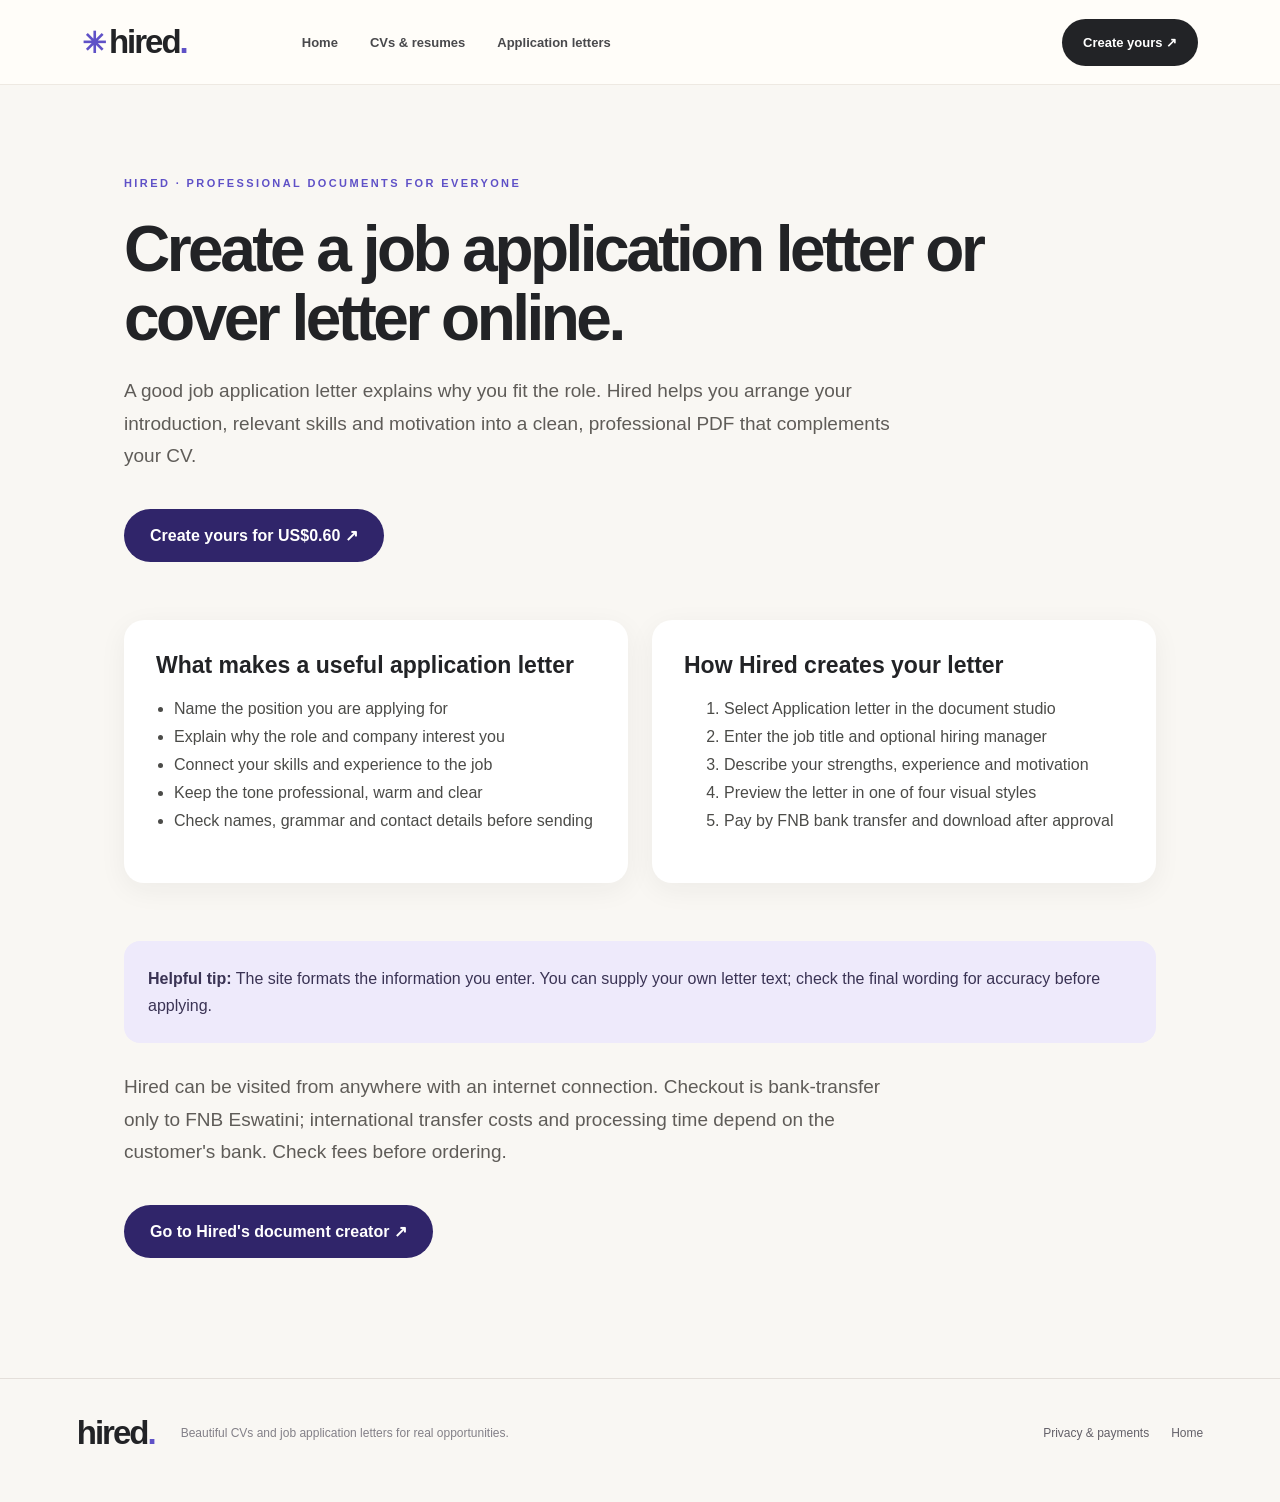
<file: static/application-letter-maker.html>
<!doctype html>
<html lang="en"><head><meta charset="utf-8"><meta name="viewport" content="width=device-width,initial-scale=1">
<meta name="theme-color" content="#f9f7f3"><meta name="description" content="Create a polished job application letter or cover letter online for US$0.60. Customise your role, strengths and motivation, then download your PDF after bank payment.">
<meta property="og:type" content="website"><meta property="og:title" content="Job Application Letter & Cover Letter Maker Online | Hired"><meta property="og:site_name" content="Hired">
<!--HIRED_CANONICAL--><title>Job Application Letter & Cover Letter Maker Online | Hired</title><link rel="stylesheet" href="/static/style.css"><link rel="stylesheet" href="/static/discover.css"></head>
<body><header class="header"><a class="wordmark" href="/" aria-label="Hired home"><span class="logo-shape">✳</span>hired<span class="brand-period">.</span></a><nav aria-label="Main navigation"><a href="/">Home</a><a href="/resume-builder">CVs &amp; resumes</a><a href="/application-letter-maker">Application letters</a></nav><div class="nav-right"><a class="nav-cta" href="/#studio">Create yours ↗</a></div></header>
<main class="discover"><span class="overline">HIRED · PROFESSIONAL DOCUMENTS FOR EVERYONE</span><h1>Create a job application letter or cover letter online.</h1><p class="lead">A good job application letter explains why you fit the role. Hired helps you arrange your introduction, relevant skills and motivation into a clean, professional PDF that complements your CV.</p>
<a class="action" href="/#studio">Create yours for US$0.60 ↗</a>
<div class="guide"><article><h2>What makes a useful application letter</h2><ul><li>Name the position you are applying for</li>
<li>Explain why the role and company interest you</li>
<li>Connect your skills and experience to the job</li>
<li>Keep the tone professional, warm and clear</li>
<li>Check names, grammar and contact details before sending</li></ul></article><article><h2>How Hired creates your letter</h2><ol><li>Select Application letter in the document studio</li>
<li>Enter the job title and optional hiring manager</li>
<li>Describe your strengths, experience and motivation</li>
<li>Preview the letter in one of four visual styles</li>
<li>Pay by FNB bank transfer and download after approval</li></ol></article></div>
<div class="hint"><strong>Helpful tip:</strong> The site formats the information you enter. You can supply your own letter text; check the final wording for accuracy before applying.</div>
<p class="lead">Hired can be visited from anywhere with an internet connection. Checkout is bank-transfer only to FNB Eswatini; international transfer costs and processing time depend on the customer's bank. Check fees before ordering.</p>
<a class="action" href="/#studio">Go to Hired's document creator ↗</a></main>
<footer><a class="wordmark" href="/">hired<span class="brand-period">.</span></a><p>Beautiful CVs and job application letters for real opportunities.</p><div><a href="/privacy">Privacy &amp; payments</a><a href="/">Home</a></div></footer></body></html>
</file>
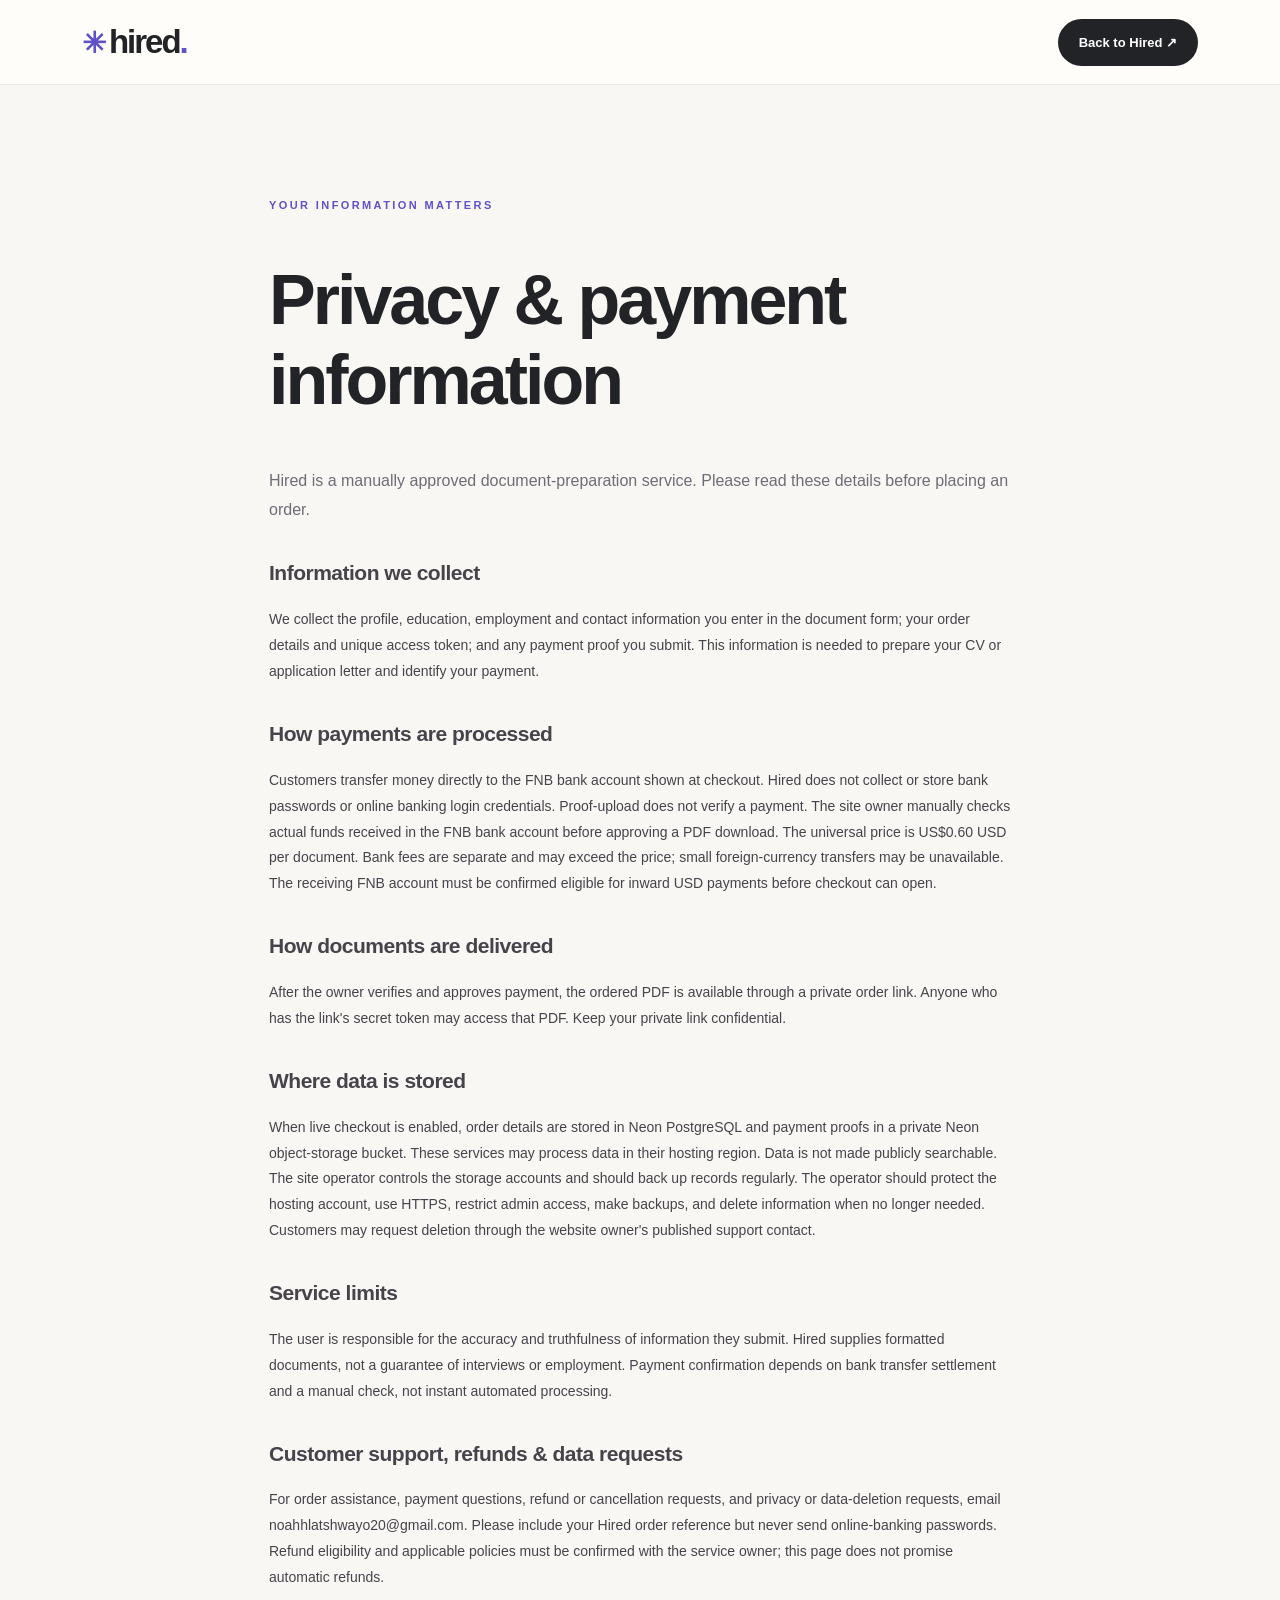
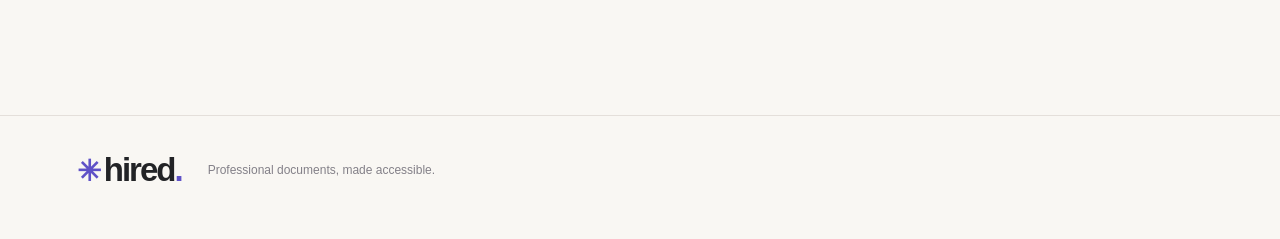
<file: static/privacy.html>
<!doctype html><html lang="en"><head><meta charset="utf-8"><meta name="viewport" content="width=device-width, initial-scale=1"><meta name="robots" content="noindex"><title>Privacy & Payments — Hired</title><link rel="stylesheet" href="/static/style.css"><link rel="stylesheet" href="/static/privacy.css"></head><body><header class="header"><a class="wordmark" href="/"><span class="logo-shape">✳</span>hired<span class="brand-period">.</span></a><div class="nav-right"><a class="nav-cta" href="/">Back to Hired ↗</a></div></header><main class="section privacy-section"><span class="overline">YOUR INFORMATION MATTERS</span><h1 class="privacy-title">Privacy & payment information</h1><p class="privacy-lead">Hired is a manually approved document-preparation service. Please read these details before placing an order.</p><div class="privacy-copy"><h2>Information we collect</h2><p>We collect the profile, education, employment and contact information you enter in the document form; your order details and unique access token; and any payment proof you submit. This information is needed to prepare your CV or application letter and identify your payment.</p><h2>How payments are processed</h2><p>Customers transfer money directly to the FNB bank account shown at checkout. Hired does not collect or store bank passwords or online banking login credentials. Proof-upload does not verify a payment. The site owner manually checks actual funds received in the FNB bank account before approving a PDF download. The universal price is US$0.60 USD per document. Bank fees are separate and may exceed the price; small foreign-currency transfers may be unavailable. The receiving FNB account must be confirmed eligible for inward USD payments before checkout can open.</p><h2>How documents are delivered</h2><p>After the owner verifies and approves payment, the ordered PDF is available through a private order link. Anyone who has the link's secret token may access that PDF. Keep your private link confidential.</p><h2>Where data is stored</h2><p>When live checkout is enabled, order details are stored in Neon PostgreSQL and payment proofs in a private Neon object-storage bucket. These services may process data in their hosting region. Data is not made publicly searchable. The site operator controls the storage accounts and should back up records regularly. The operator should protect the hosting account, use HTTPS, restrict admin access, make backups, and delete information when no longer needed. Customers may request deletion through the website owner's published support contact.</p><h2>Service limits</h2><p>The user is responsible for the accuracy and truthfulness of information they submit. Hired supplies formatted documents, not a guarantee of interviews or employment. Payment confirmation depends on bank transfer settlement and a manual check, not instant automated processing.</p><h2>Customer support, refunds &amp; data requests</h2><p>For order assistance, payment questions, refund or cancellation requests, and privacy or data-deletion requests, email <a href="mailto:noahhlatshwayo20@gmail.com">noahhlatshwayo20@gmail.com</a>. Please include your Hired order reference but never send online-banking passwords. Refund eligibility and applicable policies must be confirmed with the service owner; this page does not promise automatic refunds.</p></div></main><footer><a class="wordmark" href="/"><span class="logo-shape">✳</span>hired<span class="brand-period">.</span></a><p>Professional documents, made accessible.</p></footer></body></html>
</file>
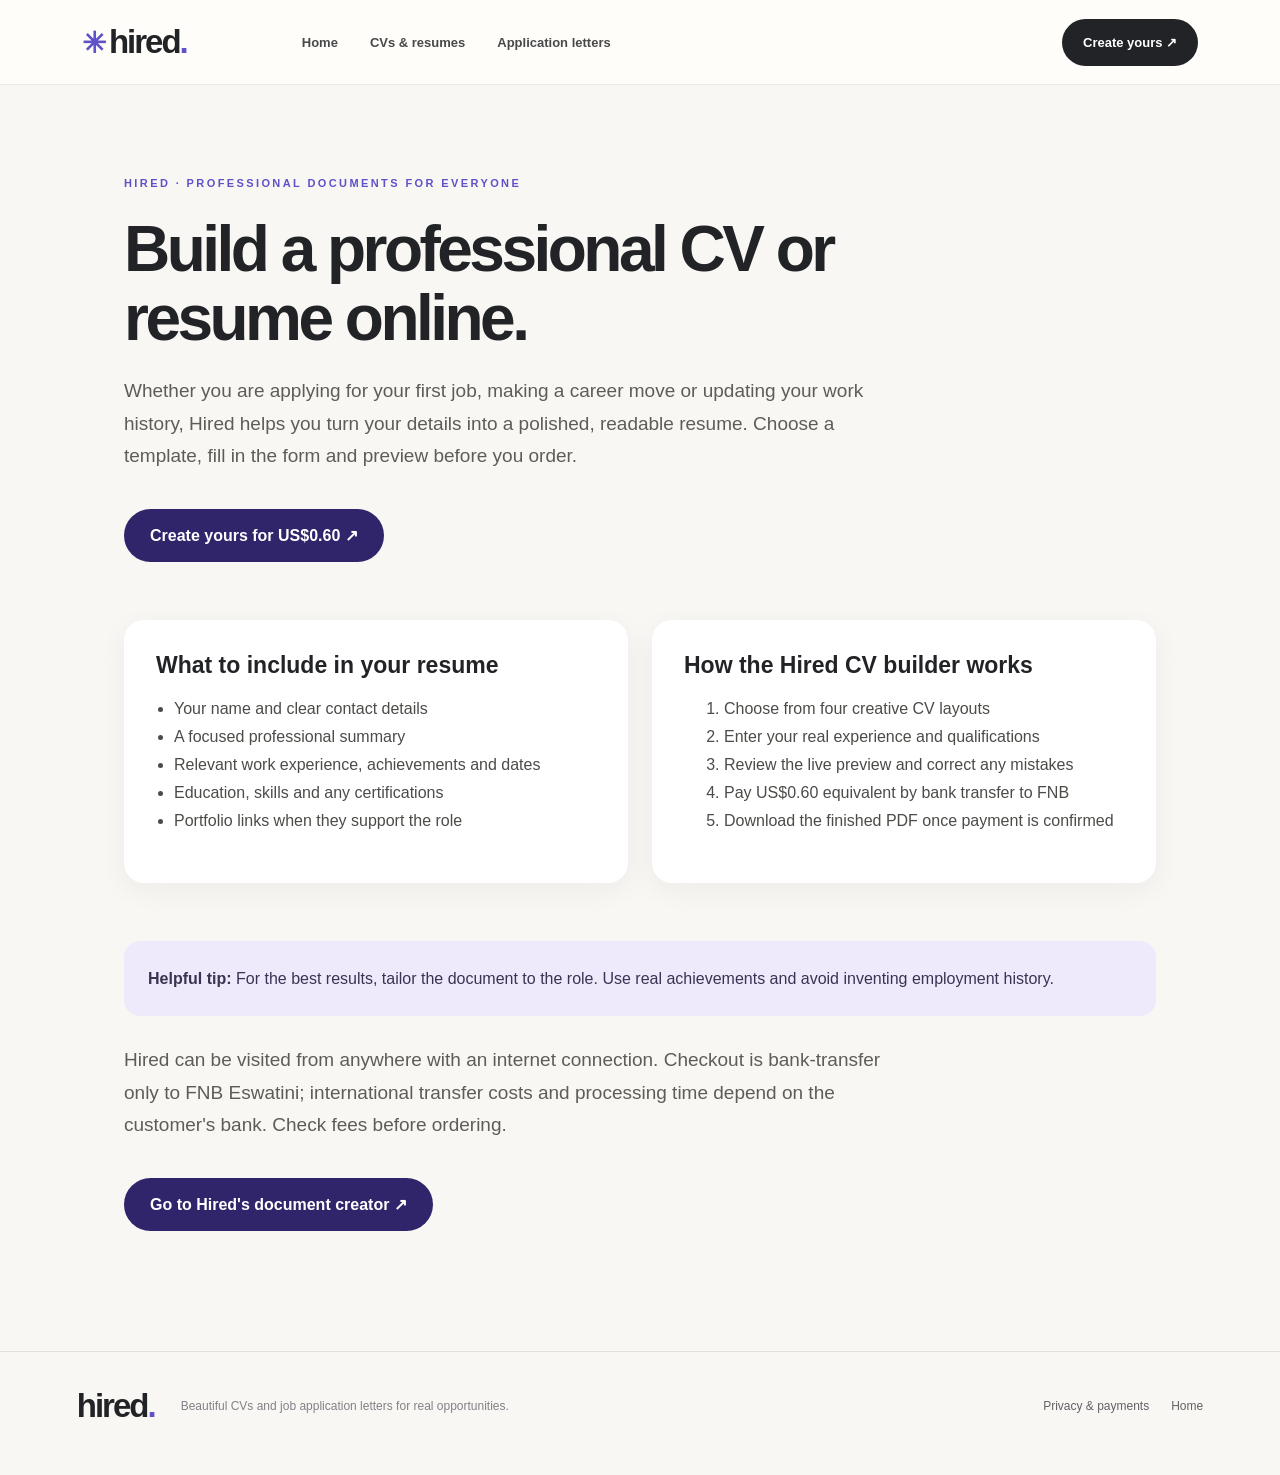
<file: static/resume-builder.html>
<!doctype html>
<html lang="en"><head><meta charset="utf-8"><meta name="viewport" content="width=device-width,initial-scale=1">
<meta name="theme-color" content="#f9f7f3"><meta name="description" content="Make a professional CV or resume online for US$0.60. Four creative templates, education, skills and experience sections, PDF download after bank payment.">
<meta property="og:type" content="website"><meta property="og:title" content="Online CV & Resume Builder | Professional Resume Templates | Hired"><meta property="og:site_name" content="Hired">
<!--HIRED_CANONICAL--><title>Online CV & Resume Builder | Professional Resume Templates | Hired</title><link rel="stylesheet" href="/static/style.css"><link rel="stylesheet" href="/static/discover.css"></head>
<body><header class="header"><a class="wordmark" href="/" aria-label="Hired home"><span class="logo-shape">✳</span>hired<span class="brand-period">.</span></a><nav aria-label="Main navigation"><a href="/">Home</a><a href="/resume-builder">CVs &amp; resumes</a><a href="/application-letter-maker">Application letters</a></nav><div class="nav-right"><a class="nav-cta" href="/#studio">Create yours ↗</a></div></header>
<main class="discover"><span class="overline">HIRED · PROFESSIONAL DOCUMENTS FOR EVERYONE</span><h1>Build a professional CV or resume online.</h1><p class="lead">Whether you are applying for your first job, making a career move or updating your work history, Hired helps you turn your details into a polished, readable resume. Choose a template, fill in the form and preview before you order.</p>
<a class="action" href="/#studio">Create yours for US$0.60 ↗</a>
<div class="guide"><article><h2>What to include in your resume</h2><ul><li>Your name and clear contact details</li>
<li>A focused professional summary</li>
<li>Relevant work experience, achievements and dates</li>
<li>Education, skills and any certifications</li>
<li>Portfolio links when they support the role</li></ul></article><article><h2>How the Hired CV builder works</h2><ol><li>Choose from four creative CV layouts</li>
<li>Enter your real experience and qualifications</li>
<li>Review the live preview and correct any mistakes</li>
<li>Pay US$0.60 equivalent by bank transfer to FNB</li>
<li>Download the finished PDF once payment is confirmed</li></ol></article></div>
<div class="hint"><strong>Helpful tip:</strong> For the best results, tailor the document to the role. Use real achievements and avoid inventing employment history.</div>
<p class="lead">Hired can be visited from anywhere with an internet connection. Checkout is bank-transfer only to FNB Eswatini; international transfer costs and processing time depend on the customer's bank. Check fees before ordering.</p>
<a class="action" href="/#studio">Go to Hired's document creator ↗</a></main>
<footer><a class="wordmark" href="/">hired<span class="brand-period">.</span></a><p>Beautiful CVs and job application letters for real opportunities.</p><div><a href="/privacy">Privacy &amp; payments</a><a href="/">Home</a></div></footer></body></html>
</file>
<file: static/style.css>
:root{--ink:#222326;--muted:#707276;--cream:#f9f7f3;--purple:#5f51c7;--softpurple:#f0ebfe;--line:#e5e0d9;--orange:#eecab2}*{box-sizing:border-box}html{scroll-behavior:smooth}body{margin:0;background:var(--cream);color:var(--ink);font-family:Inter,"Segoe UI",Arial,sans-serif;-webkit-font-smoothing:antialiased}button,input,textarea{font:inherit}button{cursor:pointer}a{color:inherit;text-decoration:none}[hidden]{display:none!important}::selection{background:#e5ddff}.header{height:85px;padding:0 max(6.4%,calc((100vw - 1400px)/2));display:flex;align-items:center;gap:45px;background:#fffdf9;position:relative;z-index:5;border-bottom:1px solid #eee9e2}.wordmark{font-size:33px;font-weight:850;letter-spacing:-2px;white-space:nowrap}.logo-shape{font-size:29px;color:var(--purple);margin-right:5px}.brand-period{color:var(--purple)}nav{display:flex;gap:32px;margin-left:70px}nav a,.nav-track{font-weight:600;color:#49494c;font-size:13px}.nav-right{margin-left:auto;display:flex;gap:27px;align-items:center}.nav-track{background:none;border:0}.nav-cta{background:var(--ink);color:white;font-size:13px;padding:16px 21px;border-radius:60px;font-weight:700}.nav-cta span,.primary span{margin-left:16px}.hero{display:grid;grid-template-columns:1fr 1fr;max-width:1500px;min-height:660px;margin:auto}.hero-copy{padding:96px 5% 65px 12.7%;z-index:2}.eyebrow,.overline{font-size:11px;font-weight:800;letter-spacing:2.4px;color:var(--purple)}.eyebrow{display:flex;gap:10px;align-items:center}.eyebrow-dot,.live-dot{background:#8da76b;width:8px;height:8px;border-radius:50%;display:inline-block}.hero h1{font-size:clamp(72px,6.1vw,102px);letter-spacing:-7px;line-height:1.0;margin:32px 0 28px;font-weight:770}.hero h1 em,h2 em{font-family:Georgia,serif;font-weight:400;letter-spacing:-4px;color:var(--purple)}.hero-copy>p{font-size:17px;color:#656468;max-width:460px;line-height:1.75;margin:0 0 28px}.hero-actions{display:flex;align-items:center;gap:23px}.primary{background:var(--purple);color:white;border:0;border-radius:50px;padding:18px 25px;display:inline-flex;align-items:center;justify-content:space-between;font-size:14px;font-weight:700;box-shadow:0 7px 20px #6855bd21;white-space:nowrap}.primary:hover{background:#4939b6;transform:translateY(-1px)}.price-min strong{display:block;font-size:16px}.price-min small{color:#85817c;font-size:11px}.trustline{margin-top:44px;color:#84817d;font-size:11px}.stars{color:#df9671;letter-spacing:3px;margin-right:8px}.hero-art{position:relative;overflow:hidden;background:#eee6fa;min-height:660px;display:flex;align-items:center;justify-content:center}.art-orb{position:absolute;border-radius:50%;background:#d6c6ef;filter:blur(3px)}.orb-a{width:580px;height:580px;right:-220px;top:-140px}.orb-b{width:370px;height:370px;left:-80px;bottom:-110px;background:#f6dcbe}.sample-paper{width:333px;height:474px;background:#fff;box-shadow:0 24px 62px #3c254243;z-index:2;transform:rotate(7deg);padding:35px 32px;position:relative}.sample-top{position:absolute;top:0;left:0;right:0;height:11px;background:#5542b0}.sample-label{font-size:6px;color:#938e9b;letter-spacing:1.6px;margin-bottom:22px}.sample-name{font-family:Georgia,serif;font-size:35px;font-weight:600;line-height:1.04;letter-spacing:1px;color:#29283a}.sample-role{color:#7f65b3;font-size:9px;margin-top:10px}.sample-rule{border-bottom:1px solid #dbd1ed;margin:22px 0}.sample-cols{display:grid;grid-template-columns:1.4fr 1fr;gap:23px}.sample-section{font-size:7px;font-weight:800;letter-spacing:1px;color:#5542b0;margin-bottom:11px}.sample-section.bottom{margin-top:29px}.faux{height:3px;background:#dddde2;margin-bottom:9px;display:block;width:87%}.faux.long{width:100%}.faux.mid{width:69%}.faux.short{width:50%}.ghost-paper{position:absolute;background:white;width:315px;height:450px;z-index:1;transform:rotate(-12deg) translate(-42px,13px);box-shadow:0 15px 45px #44315713}.ghost-paper span{display:block;height:6px;background:#dedbdd;margin:40px 28px}.float-chip{position:absolute;z-index:3;background:#fff;border:1px solid #eee;box-shadow:0 12px 40px #37315b1a;border-radius:12px;padding:13px 18px;color:#3e385e;font-weight:650;font-size:11px}.chip-one{top:155px;right:10%}.chip-two{bottom:100px;left:6%}.marquee{overflow:hidden;background:var(--purple);color:white;height:50px;display:flex;align-items:center;white-space:nowrap}.marquee div{font-size:10px;letter-spacing:2.3px;font-weight:750;word-spacing:10px}.marquee b{padding:0 20px;color:#e2cbfd}.section{max-width:1230px;margin:auto;padding:110px 24px}.section-heading{display:flex;justify-content:space-between;align-items:flex-end;gap:40px;margin-bottom:50px}.section-heading h2,.studio-head h2,.pricing-section h2,.cta-bottom h2{font-size:clamp(43px,4vw,65px);letter-spacing:-3.8px;line-height:1.13;margin:16px 0 0}.section-heading>p{font-size:14px;max-width:320px;color:var(--muted);line-height:1.8}.template-grid{display:grid;grid-template-columns:repeat(4,1fr);gap:19px}.template-card{border:1px solid #e8e2dc;padding:13px 13px 18px;background:white;text-align:left;border-radius:15px;transition:.2s}.template-card:hover,.template-card.selected{border-color:var(--purple);box-shadow:0 11px 30px #5f51c71b;transform:translateY(-2px)}.template-preview{height:205px;display:flex;flex-direction:column;padding:27px 23px;margin-bottom:15px;box-shadow:inset 0 0 0 1px #0000000b;position:relative}.template-preview.violet{background:#f0eafa}.template-preview.navy{background:#e4edf4}.template-preview.forest{background:#eaf0e9}.template-preview.coral{background:#fff0e7}.tiny-name{font-size:17px;font-style:normal;letter-spacing:-1px;font-weight:850;color:#5446b8;margin-bottom:17px}.navy .tiny-name,.navy .tiny-heading{color:#254b70}.forest .tiny-name,.forest .tiny-heading{color:#41745f}.coral .tiny-name,.coral .tiny-heading{color:#ce6b58}.tiny-line{height:3px;background:#94929c66;width:90%;margin-bottom:9px}.tiny-line.small{width:65%}.tiny-heading{font-size:7px;letter-spacing:1.5px;font-weight:850;font-style:normal;color:#5446b8;margin:12px 0}.template-title{display:flex;align-items:center;justify-content:space-between;font-weight:750;margin:5px 4px 5px;font-size:14px}.radio-dot{border:1.5px solid #d3cedb;width:16px;height:16px;border-radius:50%}.selected .radio-dot{border:5px solid var(--purple)}.template-card small{color:#77737c;font-size:11px;padding-left:4px}.studio-section{background:#f1edf8;padding:105px max(4%,calc((100vw - 1250px)/2)) 120px}.studio-head{max-width:1210px;margin:0 auto 43px;display:flex;justify-content:space-between;align-items:center}.studio-head p{font-size:15px;color:#73707c}.studio-badge{color:#868097;font-size:11px;letter-spacing:2px}.studio-shell{display:grid;grid-template-columns:1.08fr .92fr;max-width:1210px;margin:auto;border-radius:21px;background:#fff;box-shadow:0 30px 80px #4d387016;overflow:hidden}.form-pane{padding:40px 45px 42px}.type-switch{display:grid;grid-template-columns:1fr 1fr;gap:7px;background:#f4f3f6;padding:6px;border-radius:13px}.type-btn{font-size:12px;background:transparent;border:0;padding:13px 7px;border-radius:9px;color:#717079;font-weight:750}.type-btn.active{background:white;box-shadow:0 2px 12px #0000000d;color:#4e40b2}.form-section-caption{margin:29px 0 18px;font-size:11px;font-weight:850;letter-spacing:1.6px;color:#3b3542;display:flex;justify-content:space-between}.form-section-caption span{font-size:10px;color:#a49faa;font-weight:500;letter-spacing:0}.form-section-caption.next{border-top:1px solid #eee;padding-top:24px}label{display:block;font-size:12px;font-weight:700;margin-bottom:16px;color:#4a4750}label>span{color:#bb695a}label small{font-weight:400;color:#8b8890}input,textarea{width:100%;border:1px solid #e6e3eb;border-radius:8px;padding:12px 13px;font-size:12px;outline:0;display:block;margin-top:8px;background:#fff;color:#2a2930;resize:vertical;line-height:1.6}input:focus,textarea:focus{border-color:#8875d4;box-shadow:0 0 0 3px #8875d41e}input::placeholder,textarea::placeholder{color:#a2a0a9}.form-grid{display:grid;grid-template-columns:1fr 1fr;gap:0 15px}.privacy-note{font-size:11px;color:#777580;line-height:1.7;margin:14px 0}.privacy-note span{margin-right:5px}.form-submit{width:100%;margin-top:9px;justify-content:center;padding:16px}.form-under{color:#aaa5b0;text-align:center;font-size:10px;margin-top:13px}.error{background:#fff0ef;color:#b23934;border:1px solid #f2c6c0;padding:12px;border-radius:8px;font-size:12px;margin-top:10px}.preview-pane{background:#efedf5;padding:35px 38px;display:flex;align-items:center;flex-direction:column}.preview-toolbar{width:100%;display:flex;justify-content:space-between;font-size:9px;font-weight:800;letter-spacing:1.5px;color:#666174;max-width:422px}.preview-toolbar>div{display:flex;gap:9px;align-items:center}.live-dot{width:7px;height:7px}.live-paper{background:#fff;width:100%;max-width:422px;min-height:552px;margin-top:24px;box-shadow:0 16px 36px #31234f1a;padding:50px 45px;position:relative;transition:.2s}.lp-edge{position:absolute;top:0;left:0;height:9px;width:100%;background:var(--theme-accent)}.live-paper.violet{--theme-accent:#5f51c7}.live-paper.navy{--theme-accent:#254b70}.live-paper.forest{--theme-accent:#41745f}.live-paper.coral{--theme-accent:#ce6b58}.lp-name{font-family:Georgia,serif;font-size:29px;letter-spacing:-1px;font-weight:600;color:#2b2932;overflow-wrap:anywhere}.lp-headline{font-size:10px;color:var(--theme-accent);margin-top:9px}.lp-contact{font-size:8px;color:#96929d;margin:12px 0 34px;overflow-wrap:anywhere}.lp-section{font-size:9px;color:var(--theme-accent);font-weight:850;letter-spacing:1px;border-bottom:1px solid #e8e3ee;padding-bottom:7px;margin:24px 0 12px}.live-paper p{font-size:10px;line-height:1.65;color:#5d5a62;overflow-wrap:anywhere;white-space:pre-line;max-height:150px;overflow:hidden}.lp-placeholder span{display:block;height:5px;width:100%;background:#e9e7ee;margin:9px 0}.lp-placeholder span:nth-child(2){width:80%}.lp-placeholder span:nth-child(3){width:60%}.preview-foot{margin-top:22px;color:#98929f;text-align:center;font-size:11px}.steps{padding-top:115px;padding-bottom:115px}.step-grid{display:grid;grid-template-columns:repeat(3,1fr);gap:33px}.step-grid article{border-top:1px solid #ddd8d4;padding:24px 20px 10px 0}.step-no{font-size:12px;letter-spacing:2px;font-weight:800;color:var(--purple);display:flex;justify-content:space-between;align-items:center}.step-no span{font-size:37px;color:#cbc1e4;font-weight:400}.step-grid h3{margin:38px 0 10px;font-size:23px;letter-spacing:-.8px}.step-grid p{font-size:13px;color:var(--muted);line-height:1.9;max-width:280px}.pricing-section{background:#24232a;color:white;padding:100px 6% 65px}.pricing-card{max-width:1110px;display:grid;grid-template-columns:1fr 370px;align-items:center;gap:60px;margin:auto}.pricing-section h2 em{color:#beb0ff}.pricing-section .overline{color:#c2b3ff}.pricing-section>p.fee-note{max-width:1100px;margin:40px auto 0;font-size:10px;color:#98949d}.pricing-card>div:first-child>p{color:#afaab5;line-height:1.85;max-width:350px;margin-top:26px}.price-card{border-radius:20px;background:white;color:#2c2931;padding:33px}.price-eyebrow{font-size:10px;letter-spacing:2px;font-weight:850;color:#776b82}.price-number{font-size:84px;font-weight:800;line-height:1.05;letter-spacing:-5px;margin:20px 0 0}.price-number span{font-size:30px;vertical-align:top;margin-top:14px;display:inline-block;letter-spacing:0}.price-caption{font-size:11px;color:#77737c;margin:10px 0 22px}.price-line{border-top:1px solid #e6e3eb}.price-card>p{font-size:12px;line-height:2.35;color:#64616d}.price-card .primary{width:100%;justify-content:center;margin-top:5px}.cta-bottom{max-width:1260px;margin:0 auto;padding:110px 24px;display:flex;justify-content:space-between;align-items:center;gap:25px}.bottom-button{background:#e4c6ad;padding:23px 30px;border-radius:50px;font-size:13px;font-weight:750}footer{border-top:1px solid #e4dfda;max-width:1400px;margin:auto;padding:35px 6% 50px;display:flex;align-items:center;gap:26px;flex-wrap:wrap}footer p{font-size:12px;color:#838088}footer>div{display:flex;gap:22px;margin-left:auto}footer>div button,footer>div a{border:0;background:transparent;font-size:12px;color:#636068;cursor:pointer}footer small{width:100%;font-size:10px;color:#aaa5ac}.overlay{position:fixed;z-index:50;inset:0;background:#15101fbf;display:flex;justify-content:center;align-items:center;padding:18px;overflow:auto}.modal{background:#fff;width:100%;max-width:550px;max-height:min(93vh,900px);overflow:auto;border-radius:22px;padding:35px;position:relative;box-shadow:0 25px 90px #0003}.close-modal{position:absolute;right:20px;top:18px;width:30px;height:30px;border:0;background:#f3f1f5;border-radius:50%;font-size:23px;line-height:1}.modal h2{font-size:31px;letter-spacing:-1.5px;margin:12px 0}.modal p{font-size:13px;line-height:1.7;color:#6c6872}.modal-label{font-size:10px;font-weight:800;letter-spacing:2px;color:var(--purple)}.payment-detail{background:#f7f5fa;padding:15px 18px;margin:12px 0;border:1px solid #ede8f1;border-radius:11px}.payment-detail small{color:#817b88;font-size:10px;display:block;margin-bottom:6px}.payment-detail strong{font-size:15px;font-weight:750;overflow-wrap:anywhere}.copyline{display:flex;align-items:center;justify-content:space-between;gap:10px}.copy-btn{border:1px solid #ddd3ec;background:#fff;color:#5f51c7;border-radius:7px;font-size:11px;padding:8px 11px;white-space:nowrap}.info-line{background:#fff8ed;color:#80633b;font-size:11px;padding:12px;border-radius:10px;line-height:1.7;margin:15px 0}.modal input{font-size:13px}.modal .primary{width:100%;justify-content:center;margin-top:13px}.modal .primary:disabled{background:#aaa;cursor:not-allowed}.modal h3{font-size:17px}.order-status{display:inline-block;border-radius:30px;padding:8px 14px;background:#f5ebd9;color:#875e29;font-size:12px;font-weight:700;margin-top:10px}.order-status.approved{background:#e6f3e9;color:#276343}.order-status.rejected{background:#ffe5e5;color:#a92a2a}.modal .file-input{margin:17px 0;font-size:12px}.modal .subtle-link{border:0;background:transparent;color:var(--purple);font-size:12px;text-decoration:underline;margin-top:12px}.status-actions{display:flex;gap:10px}.status-actions .copy-btn{flex:1}.loading{opacity:.6;pointer-events:none}@media(max-width:1050px){.header{padding:0 4%}nav{margin-left:10px;gap:20px}.hero-copy{padding-left:8%}.hero h1{font-size:75px}.template-grid{gap:12px}.form-pane{padding:30px}.preview-pane{padding:25px}.live-paper{padding:38px 30px}}@media(max-width:770px){.header{height:70px;padding:0 22px;gap:12px}.wordmark{font-size:28px}.logo-shape{font-size:24px}nav{display:none}.nav-right{gap:9px}.nav-track{font-size:11px}.nav-cta{padding:12px 15px;font-size:11px}.hero{grid-template-columns:1fr;min-height:0}.hero-copy{padding:65px 25px 55px}.hero h1{font-size:clamp(65px,12vw,95px)}.hero-art{min-height:510px}.sample-paper{transform:rotate(7deg) scale(.87)}.ghost-paper{transform:rotate(-12deg) translate(-42px,13px) scale(.87)}.float-chip{font-size:10px}.section{padding:75px 24px}.section-heading{display:block}.section-heading>p{margin-top:17px}.template-grid{grid-template-columns:repeat(2,1fr)}.studio-section{padding:70px 16px}.studio-shell{grid-template-columns:1fr}.studio-head{display:block}.studio-badge{display:none}.preview-pane{padding:35px}.live-paper{min-height:510px}.step-grid{grid-template-columns:1fr;gap:20px}.step-grid h3{margin-top:15px}.pricing-card{grid-template-columns:1fr;gap:35px}.price-card{max-width:380px}.cta-bottom{display:block;padding:75px 24px}.cta-bottom .bottom-button{display:inline-block;margin-top:28px}footer{padding:35px 24px}.header a.nav-cta span{display:none}}@media(max-width:440px){.hero h1{letter-spacing:-4.5px}.hero-copy>p{font-size:15px}.hero-actions{gap:12px}.primary{font-size:12px;padding:15px 18px}.trustline{font-size:10px}.template-preview{height:155px;padding:19px 16px}.template-title{font-size:12px}.template-card small{font-size:10px}.form-pane{padding:25px 19px}.form-grid{grid-template-columns:1fr}.type-btn{font-size:10px}.preview-pane{padding:22px}.live-paper{padding:38px 30px;min-height:510px}.modal{padding:30px 20px}.section-heading h2,.studio-head h2,.pricing-section h2,.cta-bottom h2{letter-spacing:-2.5px}footer>div{margin-left:0;width:100%}}
</file>
<file: static/discover.css>
main.discover{max-width:1080px;margin:0 auto;padding:88px 24px 120px;} .discover h1{font-size:clamp(38px,5vw,68px);letter-spacing:-.055em;line-height:1.08;max-width:900px;margin:24px 0 22px}.discover .lead{font-size:19px;line-height:1.7;max-width:780px;color:#5f5c58}.discover .guide{display:grid;grid-template-columns:1fr 1fr;gap:24px;margin:58px 0}.discover .guide>article{padding:32px;border-radius:20px;background:#fff;box-shadow:0 7px 28px rgba(38,37,34,.055)}.discover .guide h2{font-size:23px;margin:0 0 15px}.discover .guide p,.discover .guide li{font-size:16px;line-height:1.75;color:#4b4b48}.discover ul{padding-left:18px}.discover .action{display:inline-block;background:#30256a;color:white;text-decoration:none;border-radius:100px;padding:17px 26px;margin-top:18px;font-weight:bold}.discover .hint{background:#eeeafb;border-radius:16px;padding:24px;margin:28px 0;line-height:1.7;color:#3a3354}@media(max-width:750px){main.discover{padding:62px 20px 80px}.discover .guide{grid-template-columns:1fr}.discover .guide>article{padding:23px}}
</file>
<file: static/privacy.css>
.privacy-section{max-width:790px}.privacy-title{font-size:clamp(45px,7vw,70px);letter-spacing:-3px}.privacy-lead{line-height:1.8;color:#706b76}.privacy-copy{line-height:1.85;font-size:14px;color:#46434b}.privacy-copy h2{font-size:21px;letter-spacing:-.5px;margin:30px 0 8px}
</file>
